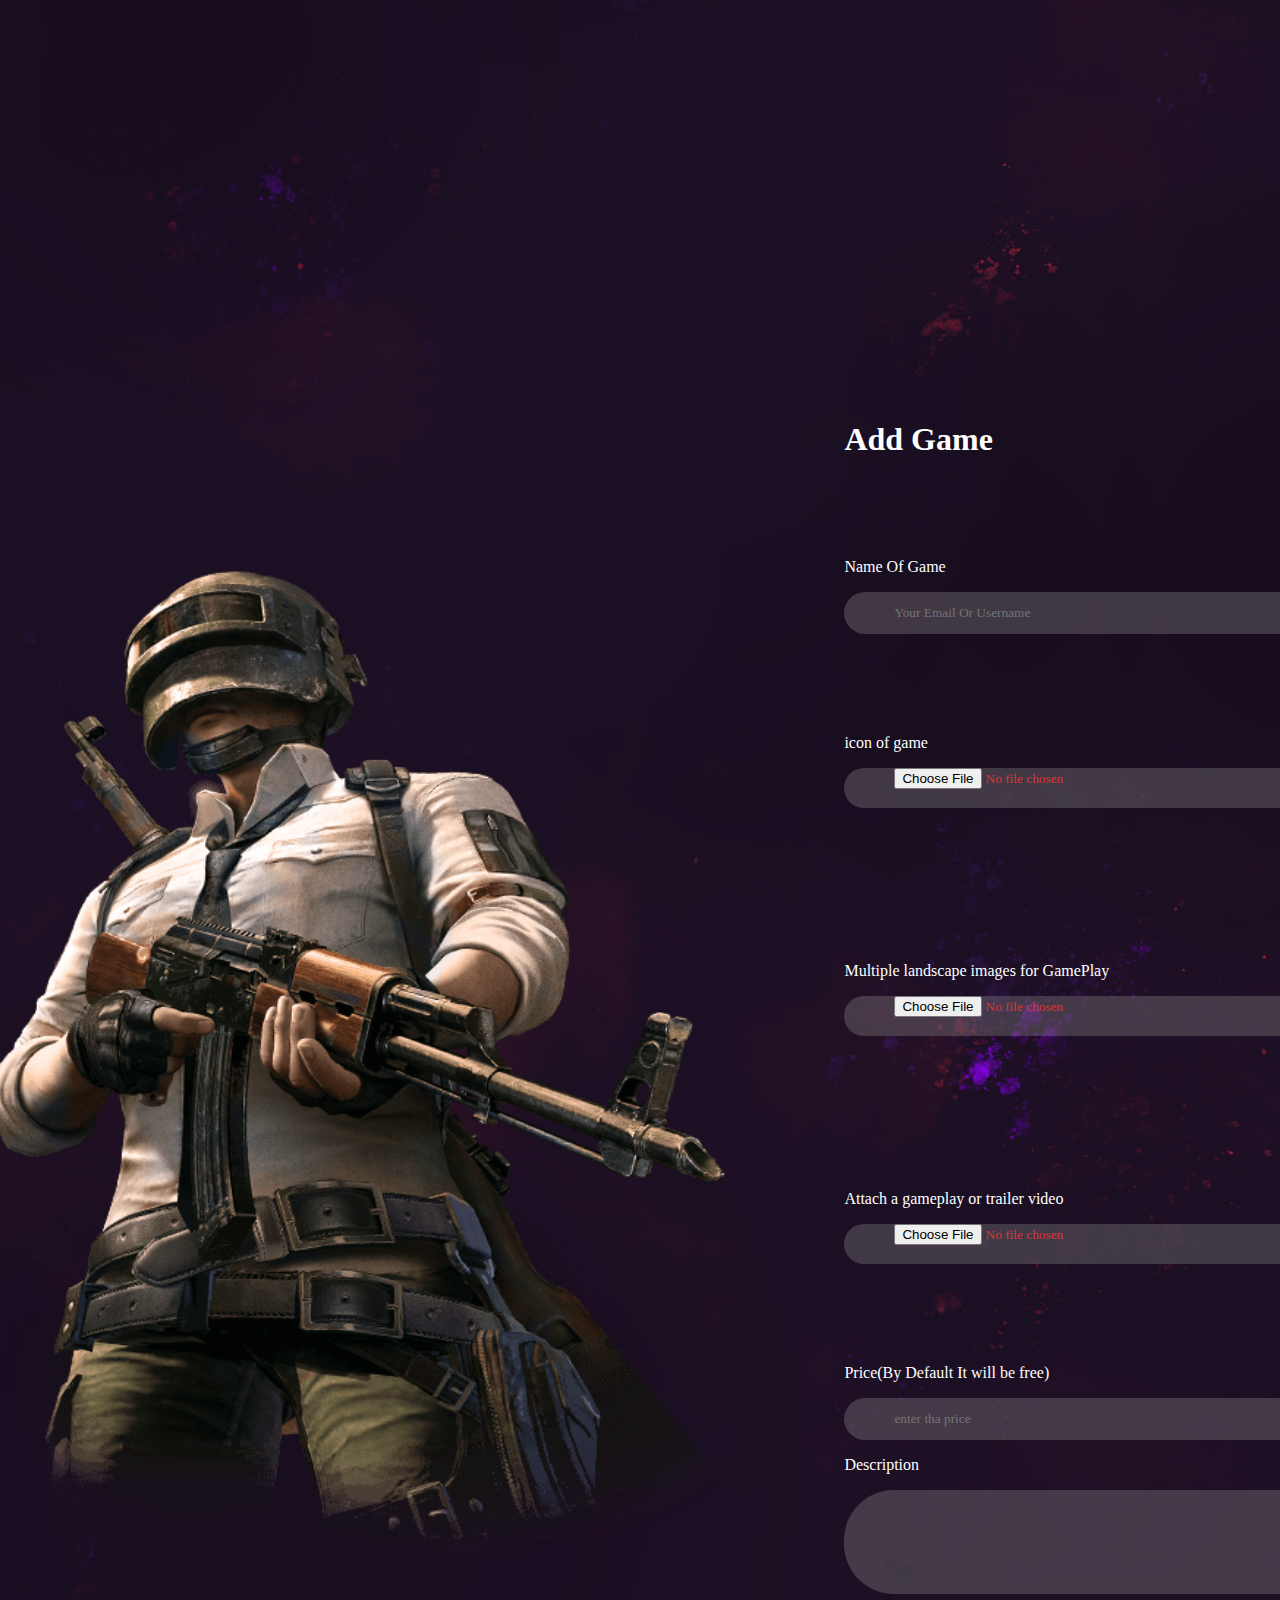
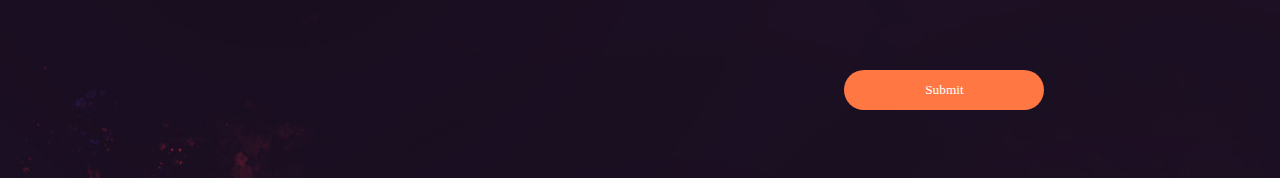
<file: add_games.html>
<!DOCTYPE html>
<html lang="en">
<head>
    <meta charset="UTF-8">
    <meta name="viewport" content="width=device-width, initial-scale=1.0">
    <title>Document</title>
</head>
<body>

<!DOCTYPE html>
<html lang="en">
<head>
    <meta charset="UTF-8">
    <meta name="viewport" content="width=device-width, initial-scale=1.0">
    <title>Document</title>

    <link rel="stylesheet" href="/css/add_game.css">
    <link href="https://db.onlinewebfonts.com/c/5af457eecfd569c3264036d92c93d7ec?family=Cyberverse" rel="stylesheet">

</head>
<body>




    <div id="main">
<div style="height: fit-content; width: fit-content;">
        <img src="/img/games/bgmi2.png" alt="" id="login_image">
    </div>

    <div id="for">

        <h1>

        
        Add Game
      

        </h1>



        <form method="post"  enctype="multipart/form-data">


            <div class="form_element"  style="  margin-top:100px">

                <p>
                    Name Of Game
                </p>

                <input type="email" placeholder="Your Email Or Username" >


            </div>


            <div class="form_element"  style="  margin-top:100px">

                <p>
                    icon of game
                </p>

                <input type="file" >


            </div>

<br><br><br>


<div class="form_element"  style="  margin-top:100px">

    <p>
        Multiple landscape images for GamePlay
    </p>

    <input type="file" >


</div>




<br><br><br>




<div class="form_element"  style="  margin-top:100px">

    <p>
        Attach a gameplay or trailer video
    </p>

    <input type="file" >


</div>




<div class="form_element"  style="  margin-top:100px">

    <p>
        Price(By Default It will be free)
    </p>

    <input type="number"placeholder="enter tha price">


</div>






            <div class="form_element" >

                <p>
                     Description
                </p>


                <textarea  ></textarea>


            </div>


<br><br><br><br>
            <div class="form_element" >

               

                <input type="submit" style="margin-bottom: 50px; color: white; background-color:#ff7843; text-align: center; padding: 0px; width: 200px;"> 
                 <!-- <p>
                    don’t have account? <a href="#"> Sign up</a>
                 </p> -->

                 <br><br>


            </div>



        </form>


    </div>


    </div>
    
</body>
</html>





</body>
</html>
</file>
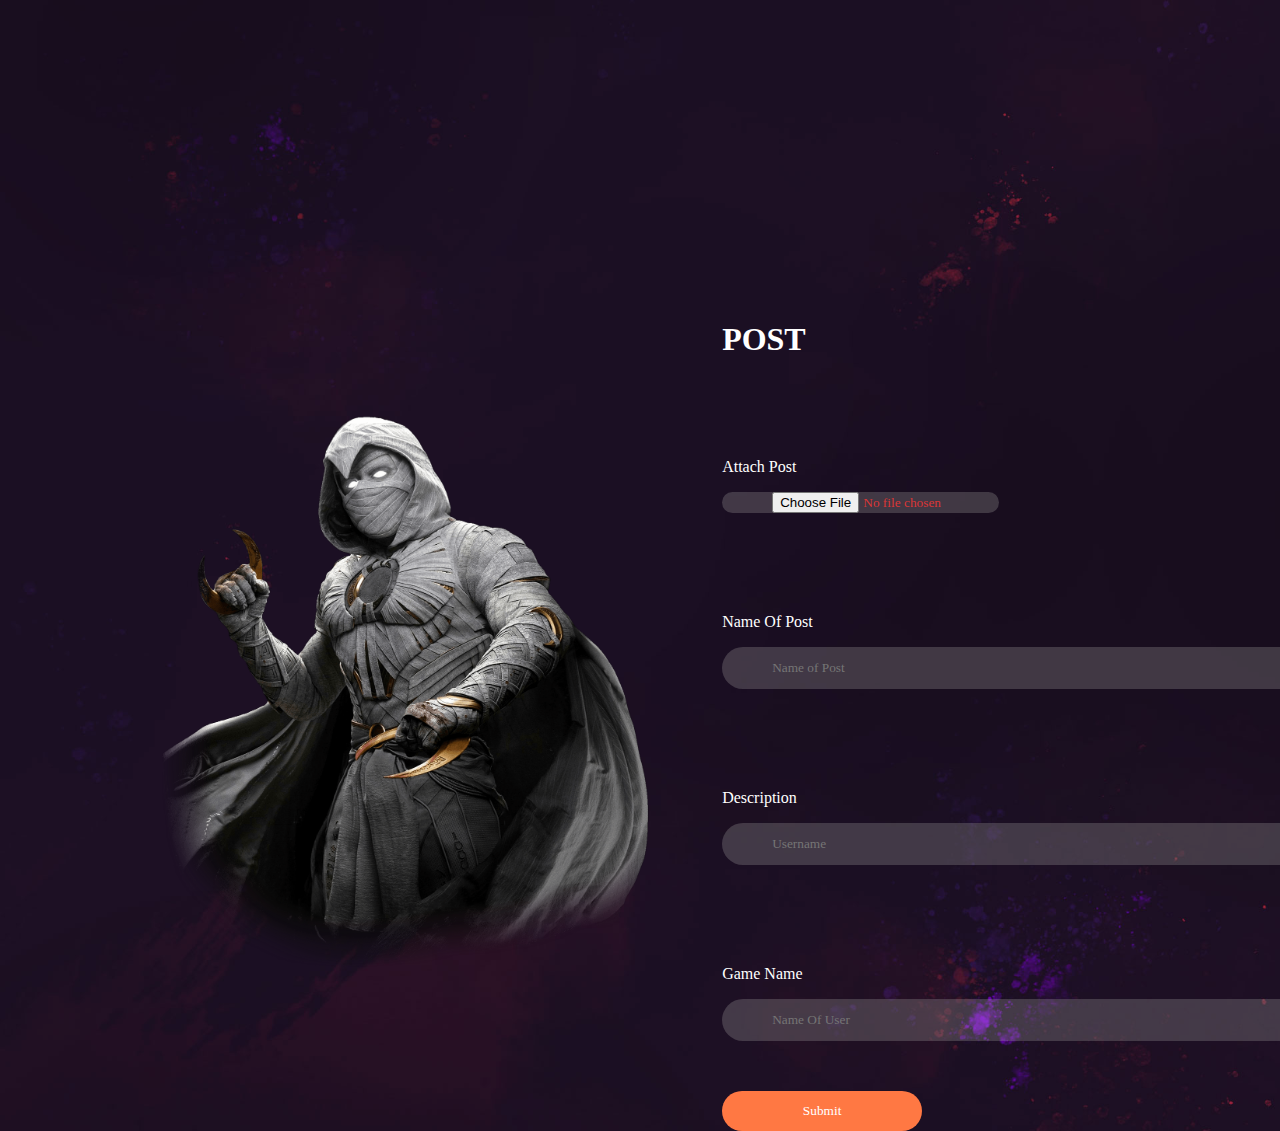
<file: add_post.html>
<!DOCTYPE html>
<html lang="en">
<head>
    <meta charset="UTF-8">
    <meta name="viewport" content="width=device-width, initial-scale=1.0">
    <title>Document</title>

    <link rel="stylesheet" href="/css/add_post.css">
    <link href="https://db.onlinewebfonts.com/c/5af457eecfd569c3264036d92c93d7ec?family=Cyberverse" rel="stylesheet">

</head>
<body>




    <div id="main">
<div style="height: fit-content; width: fit-content; margin-top: 100px;">
        <img src="/img/agresive/ghost.png" alt="" id="login_image">
    </div>

    <div id="for">

        <h1>    
        
POST
      

        </h1>

        <form method="post" enctype="multipart/form-data">


            <div class="form_element"  style="  margin-top:100px">

                <p>
                    Attach Post
                </p>

                <input type="file" style="width: fit-content; height:fit-content;"  >


            </div>


            <div class="form_element"  style="margin-top:100px">

                <p>
                 Name Of Post
                </p>

                <input type="text" placeholder="Name of Post" >


            </div>



            
            <div class="form_element"  style="  margin-top:100px">

                <p>
                    Description
                </p>

                <input type="text" placeholder="Username" >


            </div>


            
            <div class="form_element"  style="  margin-top:100px">

                <p>
                 Game Name
                </p>

                <input type="text" placeholder="Name Of User" >


            </div>



            
           

            <div class="form_element" >

               

                <input type="submit" style="color: white; background-color:#ff7843; text-align: center; padding: 0px; width: 200px;"> 
              


            </div>



        </form>


    </div>


    </div>
    
</body>
</html>
</file>
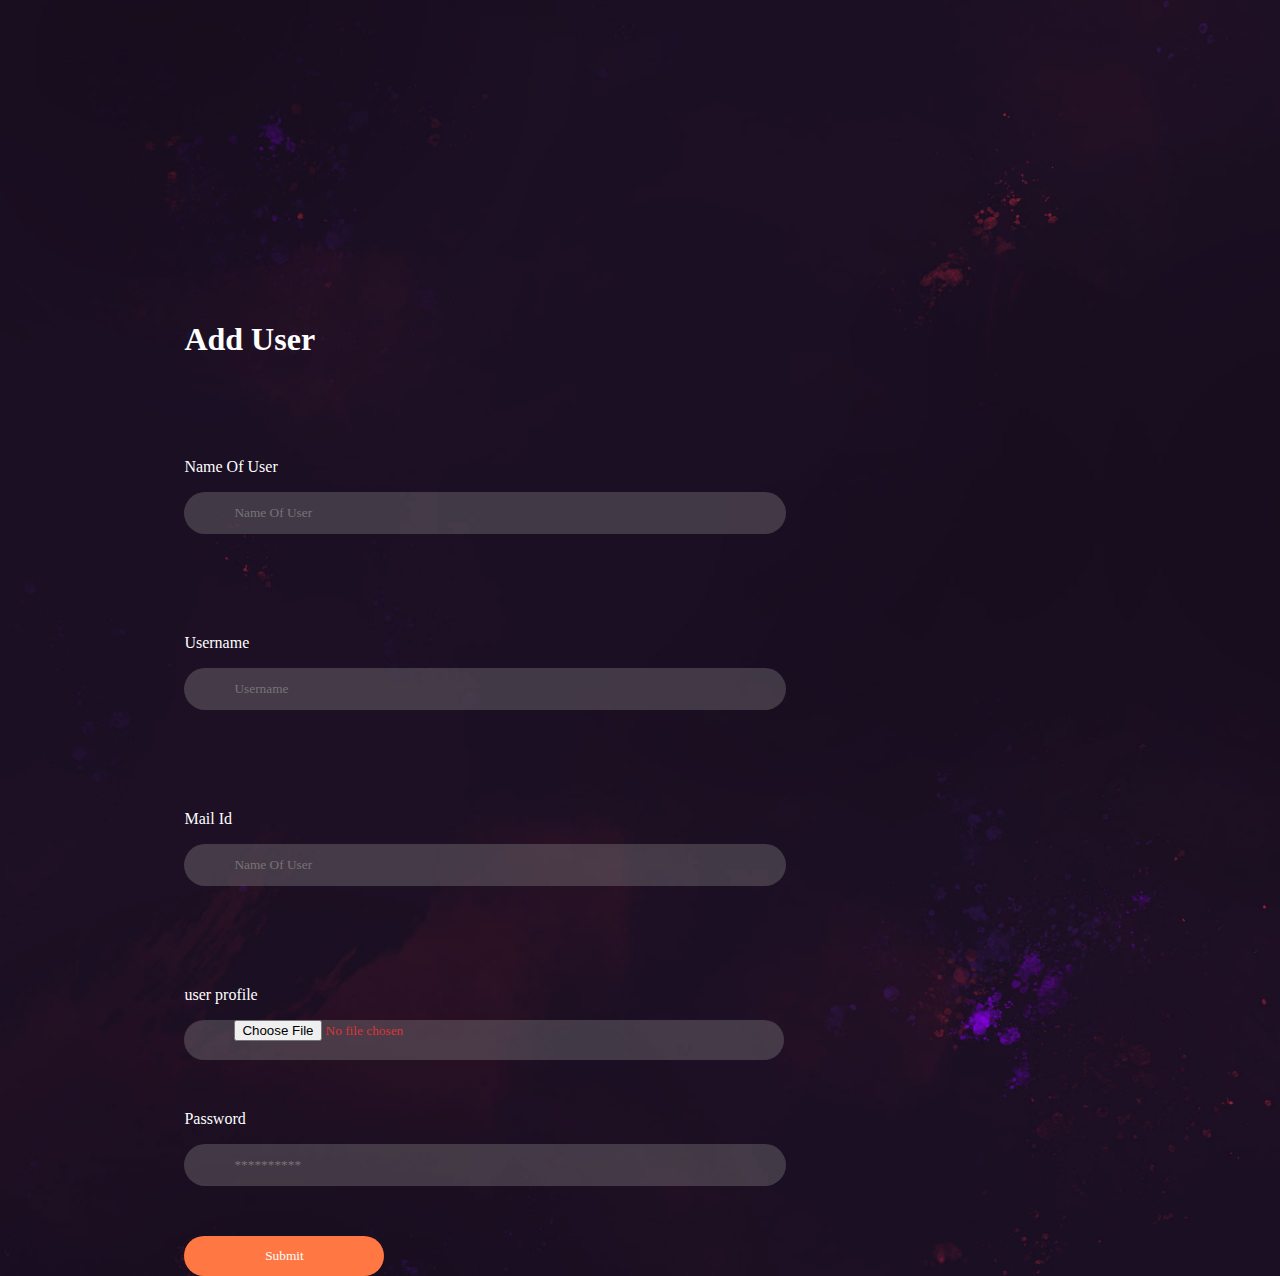
<file: admin_user.html>
<!DOCTYPE html>
<html lang="en">
<head>
    <meta charset="UTF-8">
    <meta name="viewport" content="width=device-width, initial-scale=1.0">
    <title>Document</title>

    <link rel="stylesheet" href="/css/admin_user.css">
    <link href="https://db.onlinewebfonts.com/c/5af457eecfd569c3264036d92c93d7ec?family=Cyberverse" rel="stylesheet">

</head>
<body>




    <div id="main">
<!-- <div style="height: fit-content; width: fit-content;">
        <img src="/img/agresive/a5.png" alt="" id="login_image">
    </div> -->

    <div id="for">

        <h1>    
        
        Add User
      

        </h1>

        <form method="post" enctype="multipart/form-data">


            <div class="form_element"  style="margin-top:100px">

                <p>
                 Name Of User
                </p>

                <input type="text" placeholder="Name Of User" required >


            </div>



            
            <div class="form_element"  style="  margin-top:100px" >

                <p>
                 Username
                </p>

                <input type="text" placeholder="Username"  required>


            </div>


            
            <div class="form_element"  style="  margin-top:100px">

                <p>
                 Mail Id
                </p>

                <input type="text" placeholder="Name Of User"  required>


            </div>



            
            <div class="form_element"  style="  margin-top:100px" >

                <p>
                 user profile
                </p>

                <input type="file" >


            </div>



            <div class="form_element" >

                <p>
                     Password
                </p>


                <input type="password" placeholder="**********" required >


            </div>



            <div class="form_element" >

               

                <input type="submit" style="color: white; background-color:#ff7843; text-align: center; padding: 0px; width: 200px;"> 
              


            </div>



        </form>


    </div>


    </div>
    
</body>
</html>
</file>
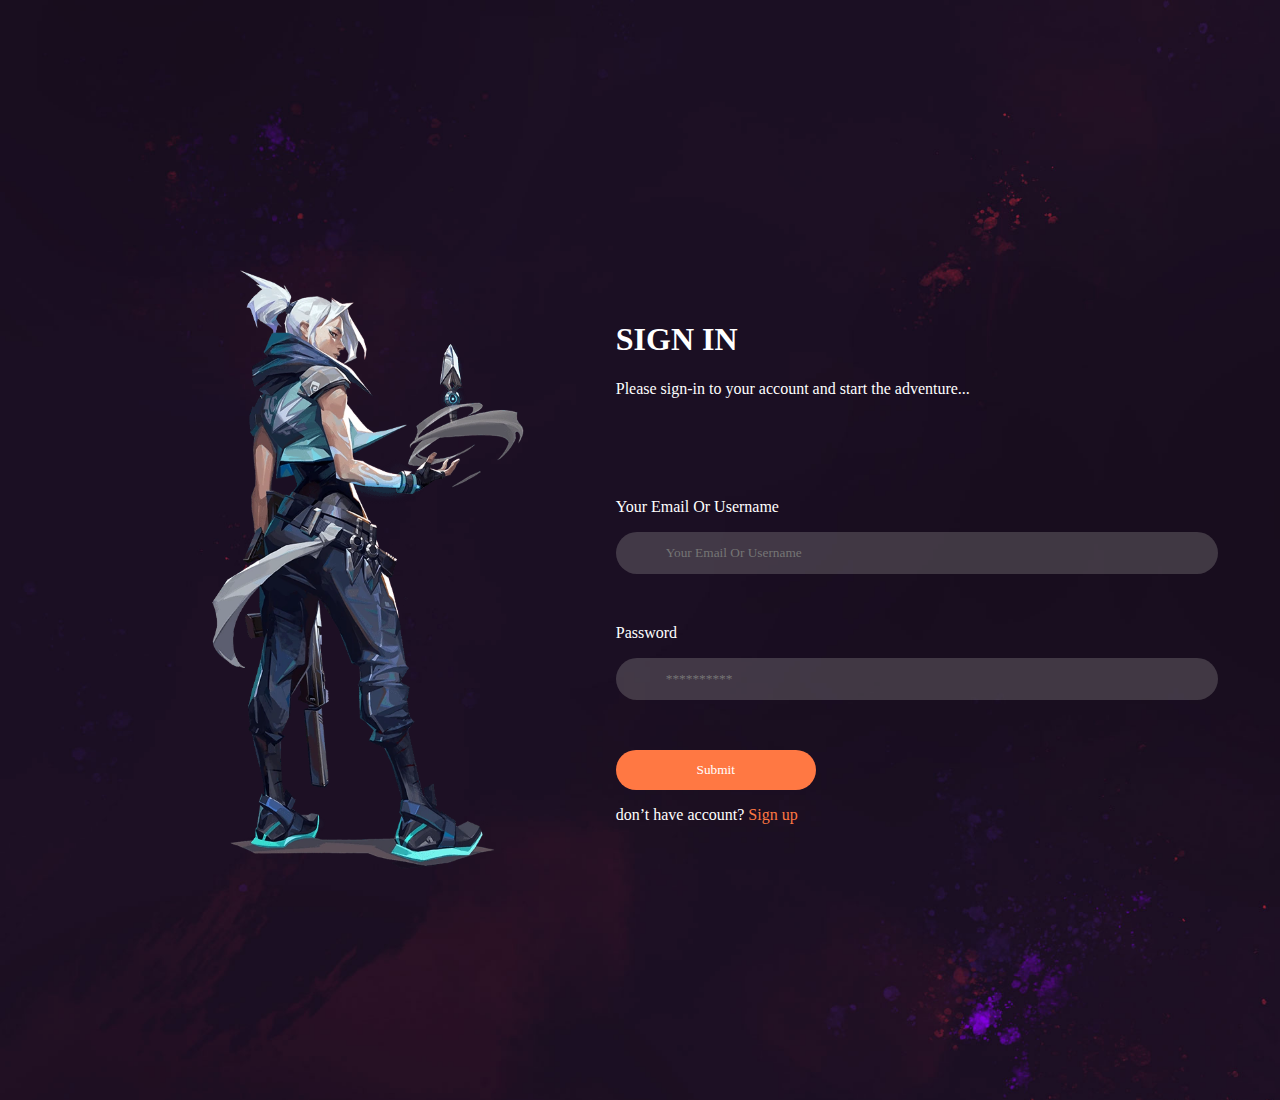
<file: login.html>
<!DOCTYPE html>
<html lang="en">
<head>
    <meta charset="UTF-8">
    <meta name="viewport" content="width=device-width, initial-scale=1.0">
    <title>Document</title>

    <link rel="stylesheet" href="/css/login.css">
    <link href="https://db.onlinewebfonts.com/c/5af457eecfd569c3264036d92c93d7ec?family=Cyberverse" rel="stylesheet">

</head>
<body>




    <div id="main">
<div style="height: fit-content; width: fit-content;">
        <img src="/img/agresive/a5.png" alt="" id="login_image">
    </div>

    <div id="for">

        <h1>

        
        SIGN IN
      

        </h1>

        <p>
            Please sign-in to your account and start the adventure...
        </p>


        <form method="post">


            <div class="form_element"  style="  margin-top:100px">

                <p>
                    Your Email Or Username
                </p>

                <input type="email" placeholder="Your Email Or Username" >


            </div>


            <div class="form_element" >

                <p>
                     Password
                </p>


                <input type="password" placeholder="**********" >


            </div>



            <div class="form_element" >

               

                <input type="submit" style="color: white; background-color:#ff7843; text-align: center; padding: 0px; width: 200px;"> 
                 <p>
                    don’t have account? <a href="#"> Sign up</a>
                 </p>


            </div>



        </form>


    </div>


    </div>
    
</body>
</html>
</file>
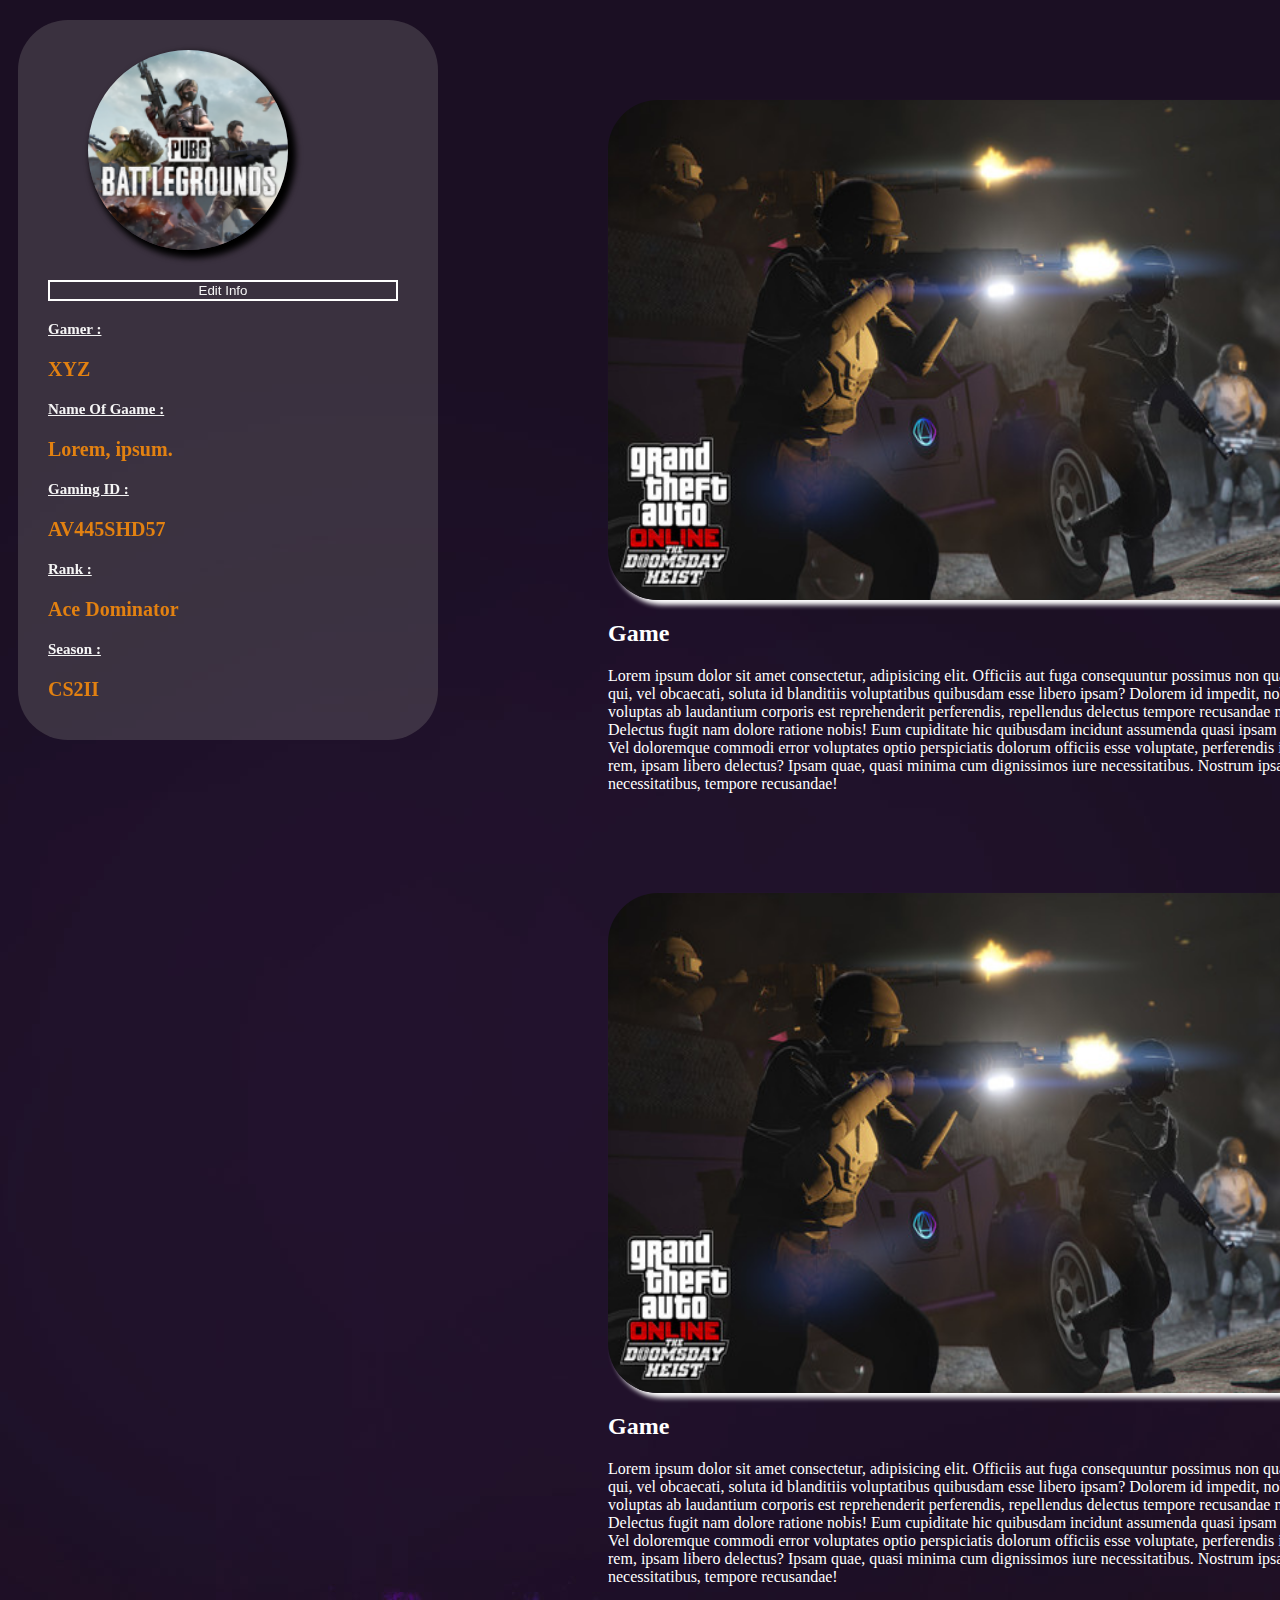
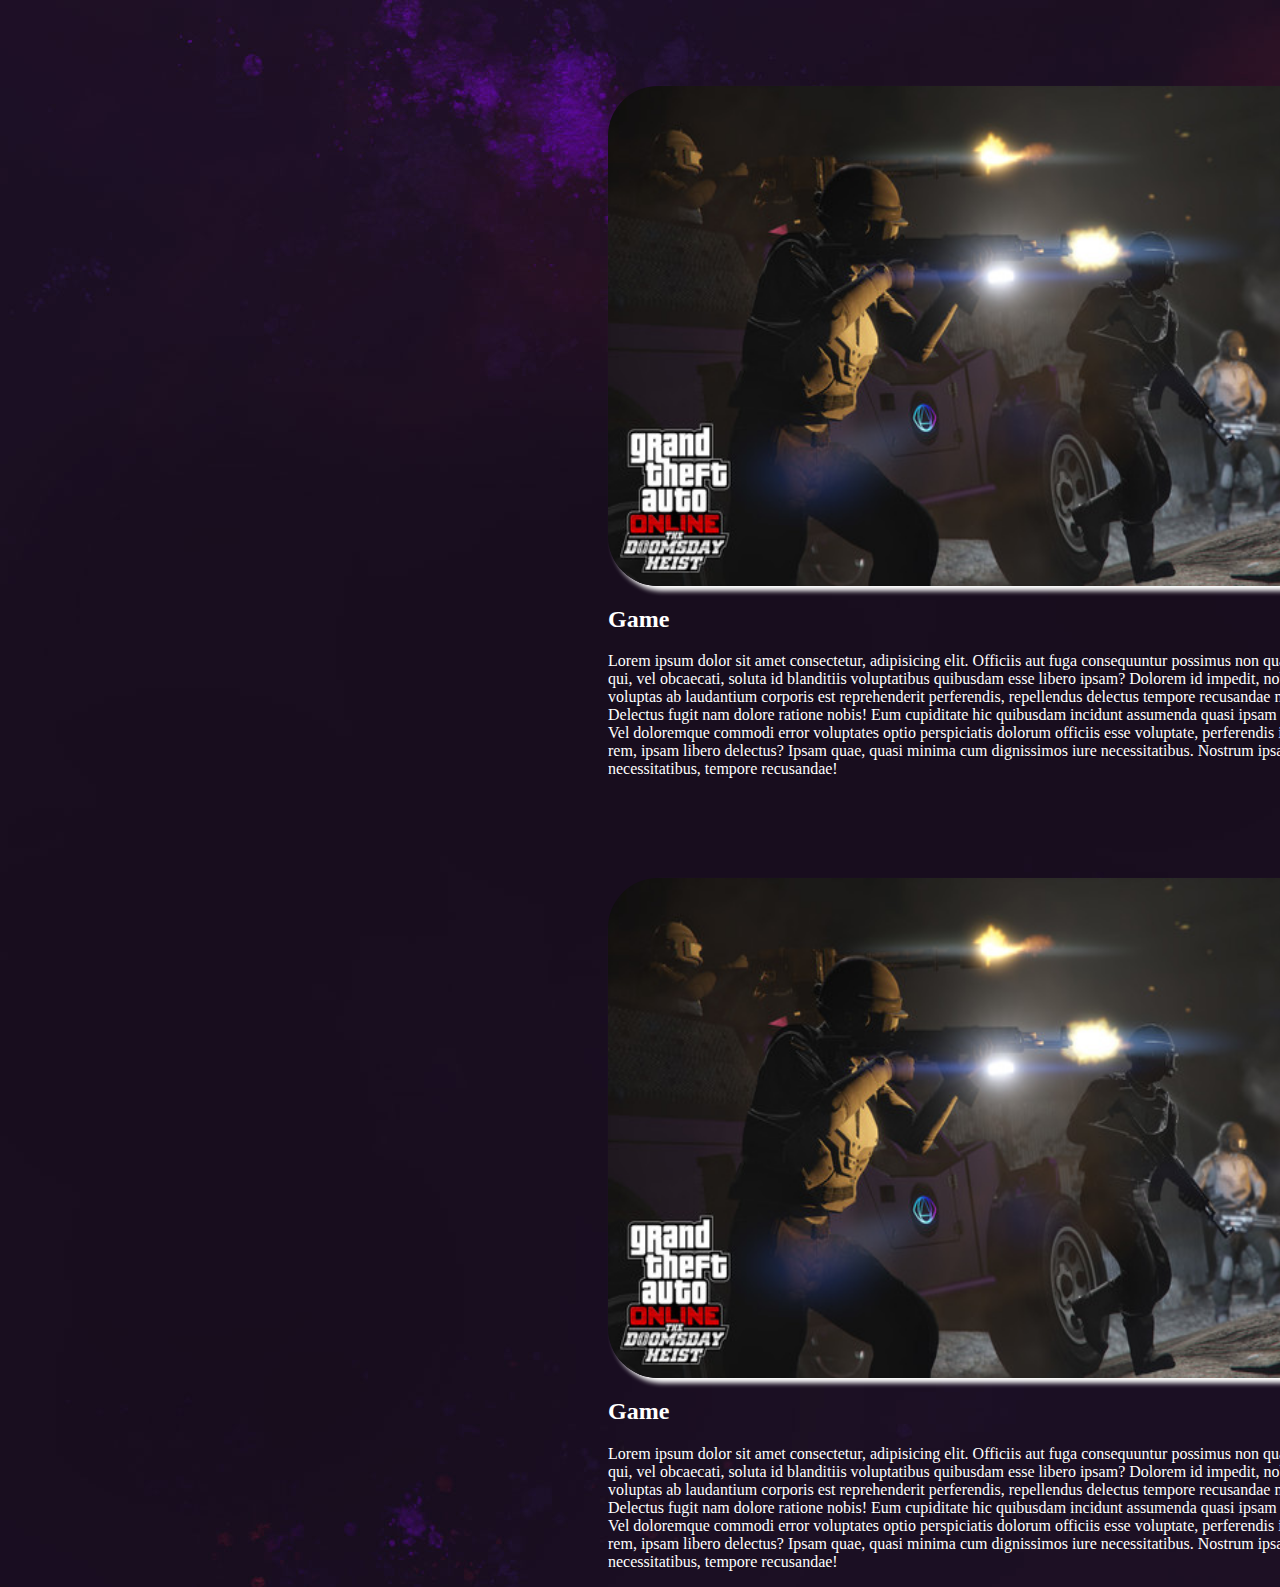
<file: profile.html>
<!DOCTYPE html>
<html lang="en">
<head>
    <link rel="stylesheet" href="css/profile.css">
    <link href="https://db.onlinewebfonts.com/c/5af457eecfd569c3264036d92c93d7ec?family=Cyberverse" rel="stylesheet">

    <meta charset="UTF-8">
    <meta name="viewport" content="width=device-width, initial-scale=1.0">
    <title>Document</title>
</head>
<body>

<div id="navigation">



    <nav id="na">


        <div id="image">


            
                <img src="img/games/bgmi icon.png" alt="">
           



        </div>


        <div id="description">
            <button style="background-color: transparent; border: 2px solid white; color: whitesmoke; width: 350px;">
                Edit Info
            </button>

            <h4>Gamer :</h4> <b> <p>XYZ</p></b>


            <h4>Name Of Gaame :</h4><b><p>Lorem, ipsum.</p> </b>



            <h4>Gaming ID :</h4><b> <p>AV445SHD57</p></b>

            <h4>Rank :</h4> <b><p>Ace Dominator</p></b>

            <h4>Season :</h4><b> <p>CS2II</p></b>

           






        </div>

        

    </nav>

</div>





<div id="post">



<!-- <div class="post_image"> -->


<img src="/img/games/gtav/gta4.jpg" alt="" class="post_image">

</div>


<div id="text">

    <h2>
        Game
    </h2>

    <p>
        Lorem ipsum dolor sit amet consectetur, adipisicing elit. Officiis aut fuga consequuntur possimus non quas optio asperiores qui, vel obcaecati, soluta id blanditiis voluptatibus quibusdam esse libero ipsam? Dolorem id impedit, nobis quasi sunt unde voluptas ab laudantium corporis est reprehenderit perferendis, repellendus delectus tempore recusandae minus ducimus! Delectus fugit nam dolore ratione nobis! Eum cupiditate hic quibusdam incidunt assumenda quasi ipsam iste, saepe tempora. Vel doloremque commodi error voluptates optio perspiciatis dolorum officiis esse voluptate, perferendis ipsum quos placeat, rem, ipsam libero delectus? Ipsam quae, quasi minima cum dignissimos iure necessitatibus. Nostrum ipsa pariatur velit modi necessitatibus, tempore recusandae!
    </p>

</div>




</div>






























<div id="post">



    <!-- <div class="post_image"> -->
    
    
    <img src="/img/games/gtav/gta4.jpg" alt="" class="post_image">
    
    </div>
    
    
    <div id="text">
    
        <h2>
            Game
        </h2>
    
        <p>
            Lorem ipsum dolor sit amet consectetur, adipisicing elit. Officiis aut fuga consequuntur possimus non quas optio asperiores qui, vel obcaecati, soluta id blanditiis voluptatibus quibusdam esse libero ipsam? Dolorem id impedit, nobis quasi sunt unde voluptas ab laudantium corporis est reprehenderit perferendis, repellendus delectus tempore recusandae minus ducimus! Delectus fugit nam dolore ratione nobis! Eum cupiditate hic quibusdam incidunt assumenda quasi ipsam iste, saepe tempora. Vel doloremque commodi error voluptates optio perspiciatis dolorum officiis esse voluptate, perferendis ipsum quos placeat, rem, ipsam libero delectus? Ipsam quae, quasi minima cum dignissimos iure necessitatibus. Nostrum ipsa pariatur velit modi necessitatibus, tempore recusandae!
        </p>
    
    </div>
    
    
    
    
    </div>

    



























    <div id="post">



        <!-- <div class="post_image"> -->
        
        
        <img src="/img/games/gtav/gta4.jpg" alt="" class="post_image">
        
        </div>
        
        
        <div id="text">
        
            <h2>
                Game
            </h2>
        
            <p>
                Lorem ipsum dolor sit amet consectetur, adipisicing elit. Officiis aut fuga consequuntur possimus non quas optio asperiores qui, vel obcaecati, soluta id blanditiis voluptatibus quibusdam esse libero ipsam? Dolorem id impedit, nobis quasi sunt unde voluptas ab laudantium corporis est reprehenderit perferendis, repellendus delectus tempore recusandae minus ducimus! Delectus fugit nam dolore ratione nobis! Eum cupiditate hic quibusdam incidunt assumenda quasi ipsam iste, saepe tempora. Vel doloremque commodi error voluptates optio perspiciatis dolorum officiis esse voluptate, perferendis ipsum quos placeat, rem, ipsam libero delectus? Ipsam quae, quasi minima cum dignissimos iure necessitatibus. Nostrum ipsa pariatur velit modi necessitatibus, tempore recusandae!
            </p>
        
        </div>
        
        
        
        
        </div>

        

























        <div id="post">



            <!-- <div class="post_image"> -->
            
            
            <img src="/img/games/gtav/gta4.jpg" alt="" class="post_image">
            
            </div>
            
            
            <div id="text">
            
                <h2>
                    Game
                </h2>
            
                <p>
                    Lorem ipsum dolor sit amet consectetur, adipisicing elit. Officiis aut fuga consequuntur possimus non quas optio asperiores qui, vel obcaecati, soluta id blanditiis voluptatibus quibusdam esse libero ipsam? Dolorem id impedit, nobis quasi sunt unde voluptas ab laudantium corporis est reprehenderit perferendis, repellendus delectus tempore recusandae minus ducimus! Delectus fugit nam dolore ratione nobis! Eum cupiditate hic quibusdam incidunt assumenda quasi ipsam iste, saepe tempora. Vel doloremque commodi error voluptates optio perspiciatis dolorum officiis esse voluptate, perferendis ipsum quos placeat, rem, ipsam libero delectus? Ipsam quae, quasi minima cum dignissimos iure necessitatibus. Nostrum ipsa pariatur velit modi necessitatibus, tempore recusandae!
                </p>
            
            </div>
            
            
            
            
            </div>
            



</div>
</body>
</html>
</file>
<file: css/add_game.css>
body{



    background-image: url('../img/random/body.jpg');
    background-position: center;
    background-size: cover;
    



}


#main{

    display: flex;

    height: 600px;
    width: 80%;
    /* background-color: burlywood ; */
    /* background-image: url(../img/random/r1.jpg); */
    background-position: center;
    background-size: cover;
    /* border: 1px solid blue; */

    margin:  auto;
  

    margin-top: 350px;
    margin-bottom :250px ;

}

a{

    text-decoration: none;
    color: #ff7843;


}

#login_image{
margin-top: 200px;
margin-left: -280px;
    height: 1000px;
    padding: 20px;
    width: 900px;


}


#for{

    font-family: "Cyberverse";
    color: white;
    /* border: 1px solid red; */
    height: 500px;
    width: 700px;
    padding: 50px;


}

.form_element{

    /* margin-top:50px; */


}


textarea{

    font-family: "Cyberverse";
    color: rgb(219, 54, 54);

    padding-left: 50px;
    background-color: rgba(158, 157, 157, 30%);
    border: none;
    border-radius:50px;
    width: 550px;
    height: 100px; 



}

input{

    font-family: "Cyberverse";
    color: rgb(219, 54, 54);

    padding-left: 50px;
    background-color: rgba(158, 157, 157, 30%);
    border: none;
    border-radius:50px;
    width: 550px;
    height: 40px;


   

}
input:hover{
    box-shadow: 5px 5px 5px 0px blue;


}
</file>
<file: css/add_post.css>
body{



    background-image: url('../img/random/body.jpg');
    background-position: center;
    background-size: cover;
    margin-top:-100px;



}


#main{

    display: flex;

    height: 600px;
    width: 80%;
    /* background-color: burlywood ; */
    /* background-image: url(../img/agresive/a2.png); */
    /* border: 1px solid blue; */

    margin:  auto;
  

    margin-top: 350px;
    margin-bottom :250px ;

}

a{

    text-decoration: none;
    color: #ff7843;


}

#login_image{


    height: 600px;
    padding: 20px;
    width: fit-content;


}


#for{

    font-family: "Cyberverse";
    color: white;
    /* border: 1px solid red; */
    height: 500px;
    width: 700px;
    padding: 50px;


}

.form_element{

    margin-top:50px;


}

input{

    font-family: "Cyberverse";
    color: rgb(219, 54, 54);

    padding-left: 50px;
    background-color: rgba(158, 157, 157, 30%);
    border: none;
    border-radius:50px;
    width: 550px;
    height: 40px;



}
</file>
<file: css/admin_user.css>
body{



    background-image: url('../img/random/body.jpg');
    background-position: center;
    background-size: cover;
    margin-top:-100px;



}


#main{

    display: flex;

    height: 600px;
    width: 80%;
    /* background-color: burlywood ; */
    /* background-image: url(../img/agresive/a2.png); */
    /* border: 1px solid blue; */

    margin:  auto;
  

    margin-top: 350px;
    margin-bottom :250px ;

}

a{

    text-decoration: none;
    color: #ff7843;


}

#login_image{


    height: 600px;
    padding: 20px;
    width: fit-content;


}


#for{

    font-family: "Cyberverse";
    color: white;
    /* border: 1px solid red; */
    height: 500px;
    width: 700px;
    padding: 50px;


}

.form_element{

    margin-top:50px;


}

input{

    font-family: "Cyberverse";
    color: rgb(219, 54, 54);

    padding-left: 50px;
    background-color: rgba(158, 157, 157, 30%);
    border: none;
    border-radius:50px;
    width: 550px;
    height: 40px;



}
</file>
<file: css/login.css>
body{



    background-image: url('../img/random/body.jpg');
    background-position: center;
    background-size: cover;
    margin-top:-100px;



}


#main{

    display: flex;

    height: 600px;
    width: 80%;
    /* background-color: burlywood ; */
    /* background-image: url(../img/agresive/a2.png); */
    /* border: 1px solid blue; */

    margin:  auto;
  

    margin-top: 350px;
    margin-bottom :250px ;

}

a{

    text-decoration: none;
    color: #ff7843;


}

#login_image{


    height: 600px;
    padding: 20px;
    width: fit-content;


}


#for{

    font-family: "Cyberverse";
    color: white;
    /* border: 1px solid red; */
    height: 500px;
    width: 700px;
    padding: 50px;


}

.form_element{

    margin-top:50px;


}

input{

    font-family: "Cyberverse";
    color: rgb(219, 54, 54);

    padding-left: 50px;
    background-color: rgba(158, 157, 157, 30%);
    border: none;
    border-radius:50px;
    width: 550px;
    height: 40px;



}
</file>
<file: css/profile.css>
body{

    background-image: url(../img/random/body.jpg); 


}

#big{



}


#navigation{
/* overflow-y:auto; */

margin-top: -80px;
background-color: rgba(132, 128, 128,30%);
    /* background-image: url(../img/random/body.jpg); */
    /* background-position: center;
    background-size: cover; */
    /* border: 1px solid black; */

    margin-left: 10px;
    height:700px;
    width: 400px;
    border-radius: 50px;
    position: fixed;
    padding: 10px;
}


#na{
    /* border: 1px solid black; */

   
    height:700px;
    width: 390px;




}

#image{

    height: 200px;
    /* border: 1px solid rgb(203, 32, 32); */


}

#image img{
    height:200px ;
    margin-left: 60px;
    margin-top: 20px;

    box-shadow: 5px 5px 6px 3px black;
    position:sticky;
    border-radius: 50%;


}

#description{
    margin-top: 50px ;
    margin-left: 20px;

    color: whitesmoke;
    font-size: 15px;
    
    /* font-family:"Cyberverse"; */
    overflow:visible;



}



#description h4{
    /* margin-left: 20px; */

    /* color: whitesmoke; */
    font-size:15px;
    text-decoration: underline;
    
    /* font-family:"Cyberverse"; */
  



}

#description p{

    
    color:rgb(226, 129, 17);
    font-size:20px;
    
    font-family:Arial Black; 


}

#post{
margin-left:600px;
/* margin-right: auto; */

    width: 800px;
    height:500px;
margin-top: 100px;
    /* border: 1px solid white; */

}

.post_image{

    width:100%;
    border-radius: 50px;
    box-shadow: 5px 5px 5px 0px white;
    height: 500px;
 /* margin-left:500px; */

    overflow: hidden;
    


}



#text{

    color: white;
    margin-left: 600px;
    margin-right: auto;

    width: 800px;
    height:fit-content 

}

#text h2{

    font-family:"Cyberverse";


}
</file>
